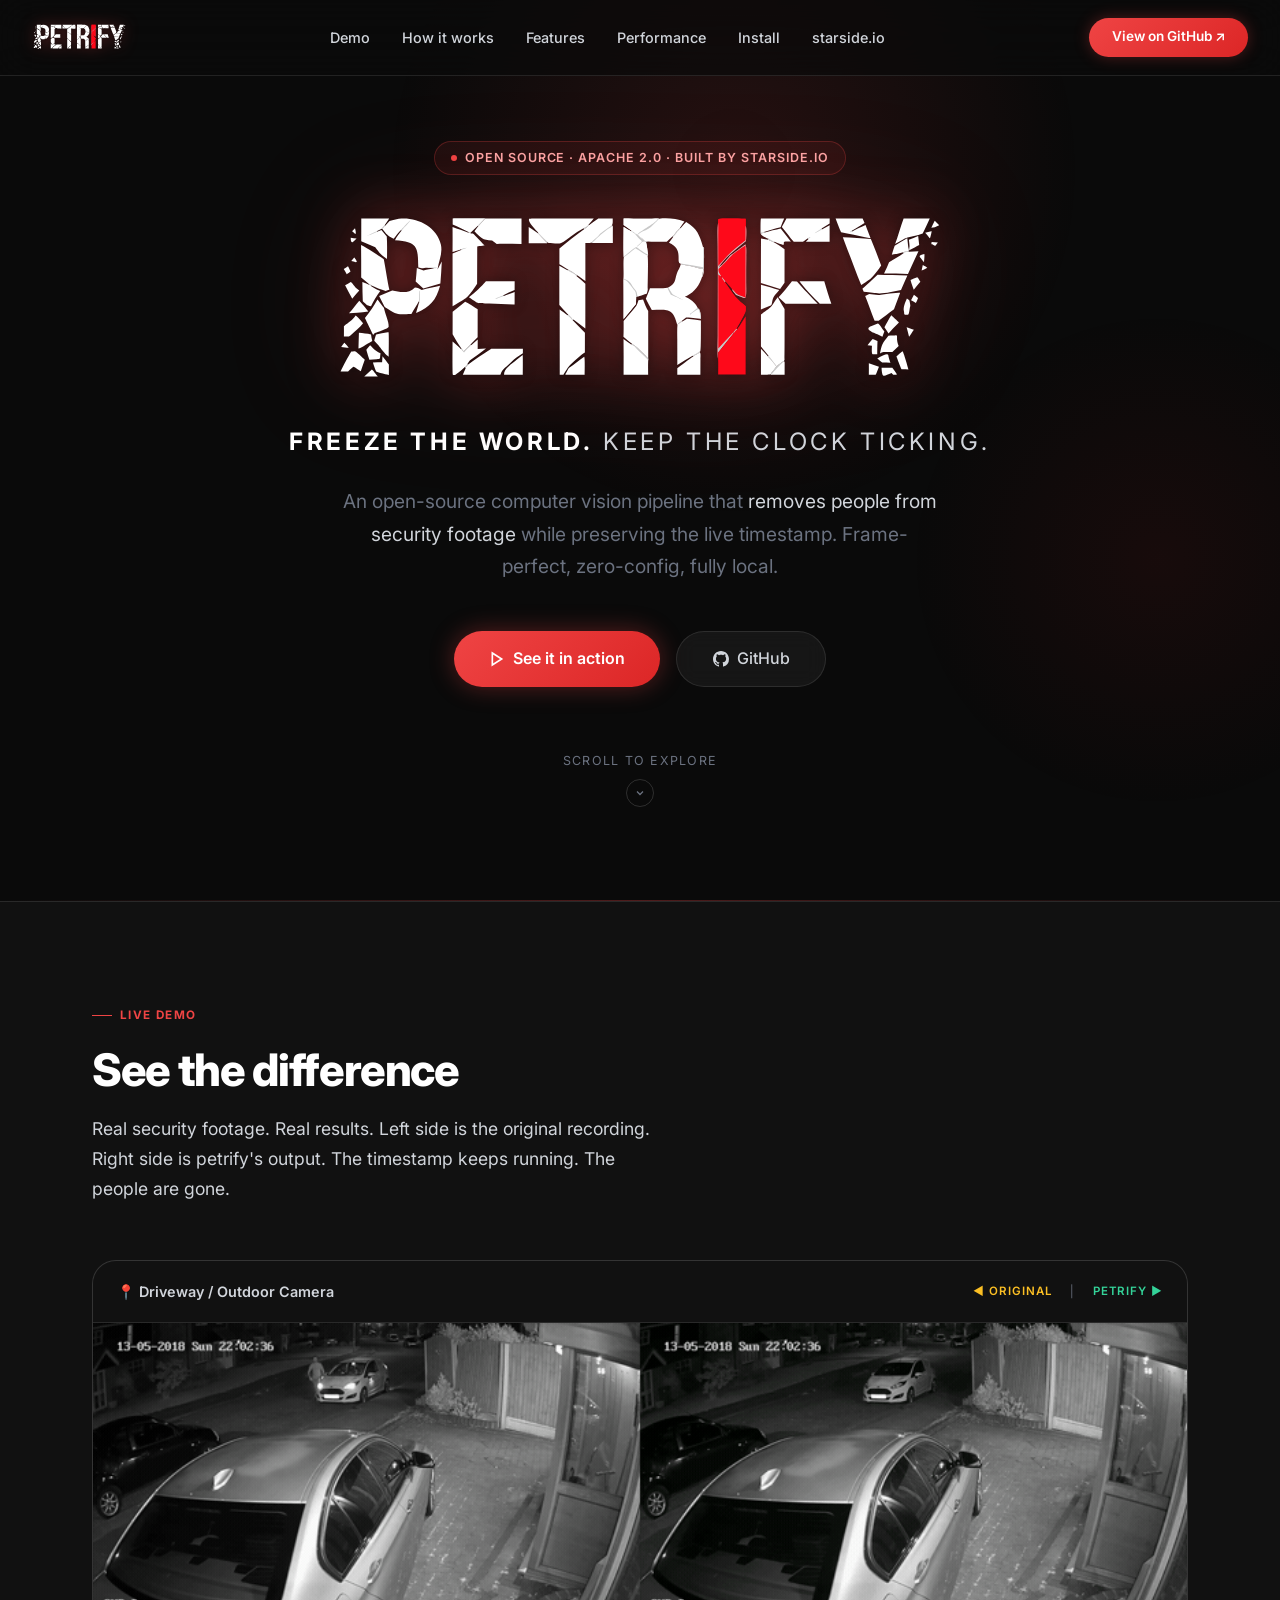
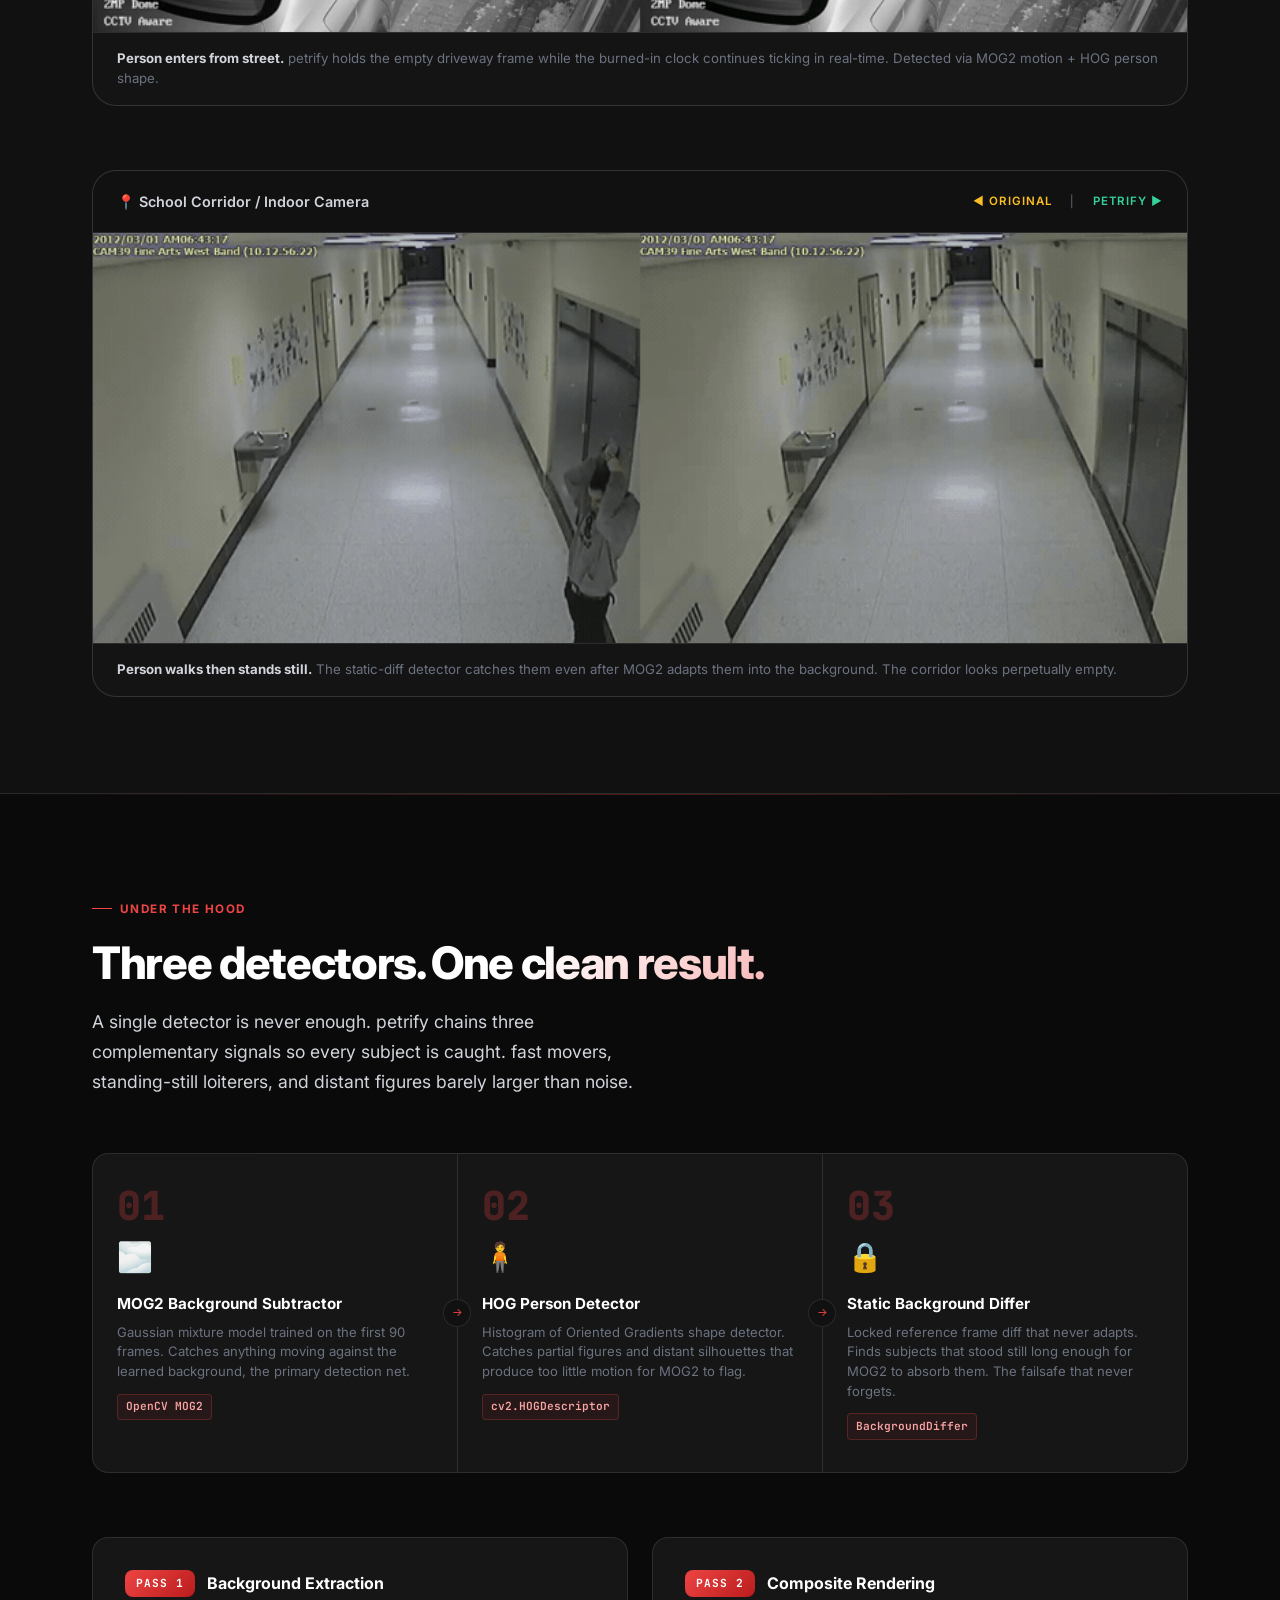
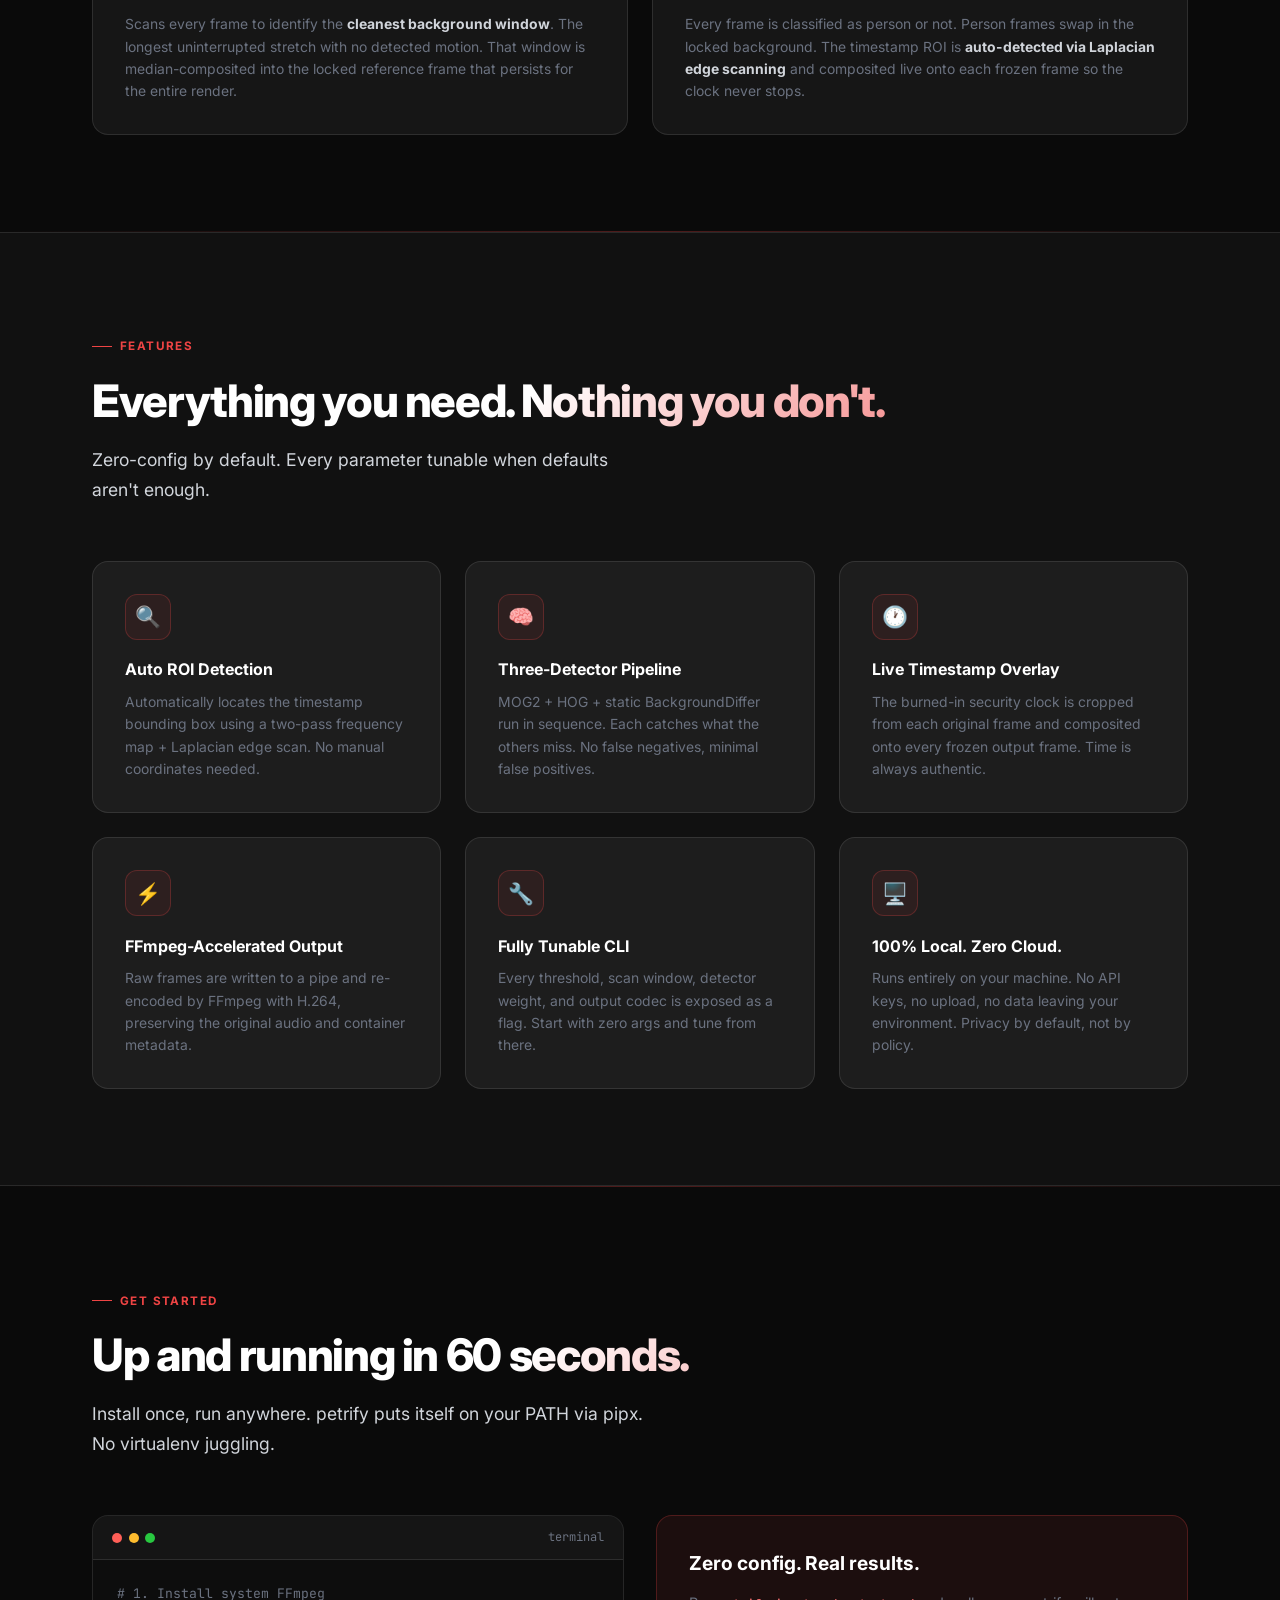
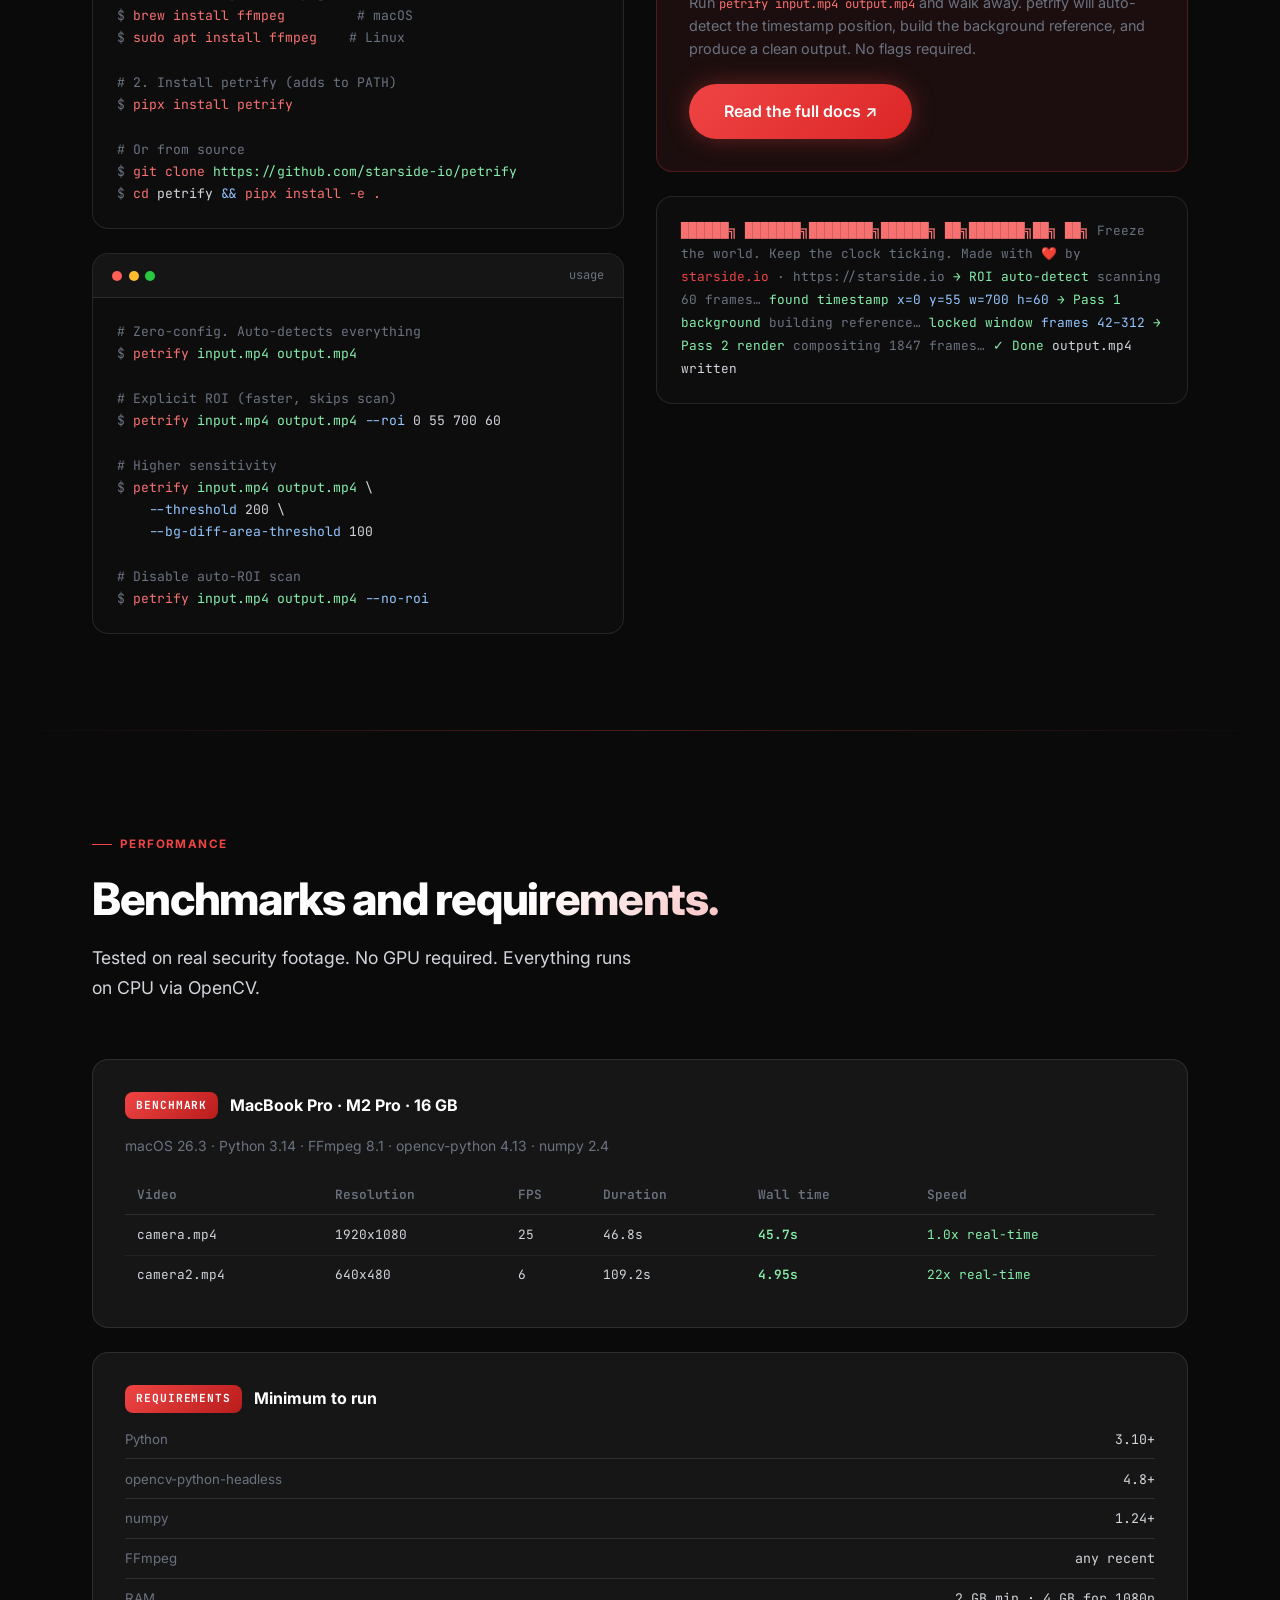
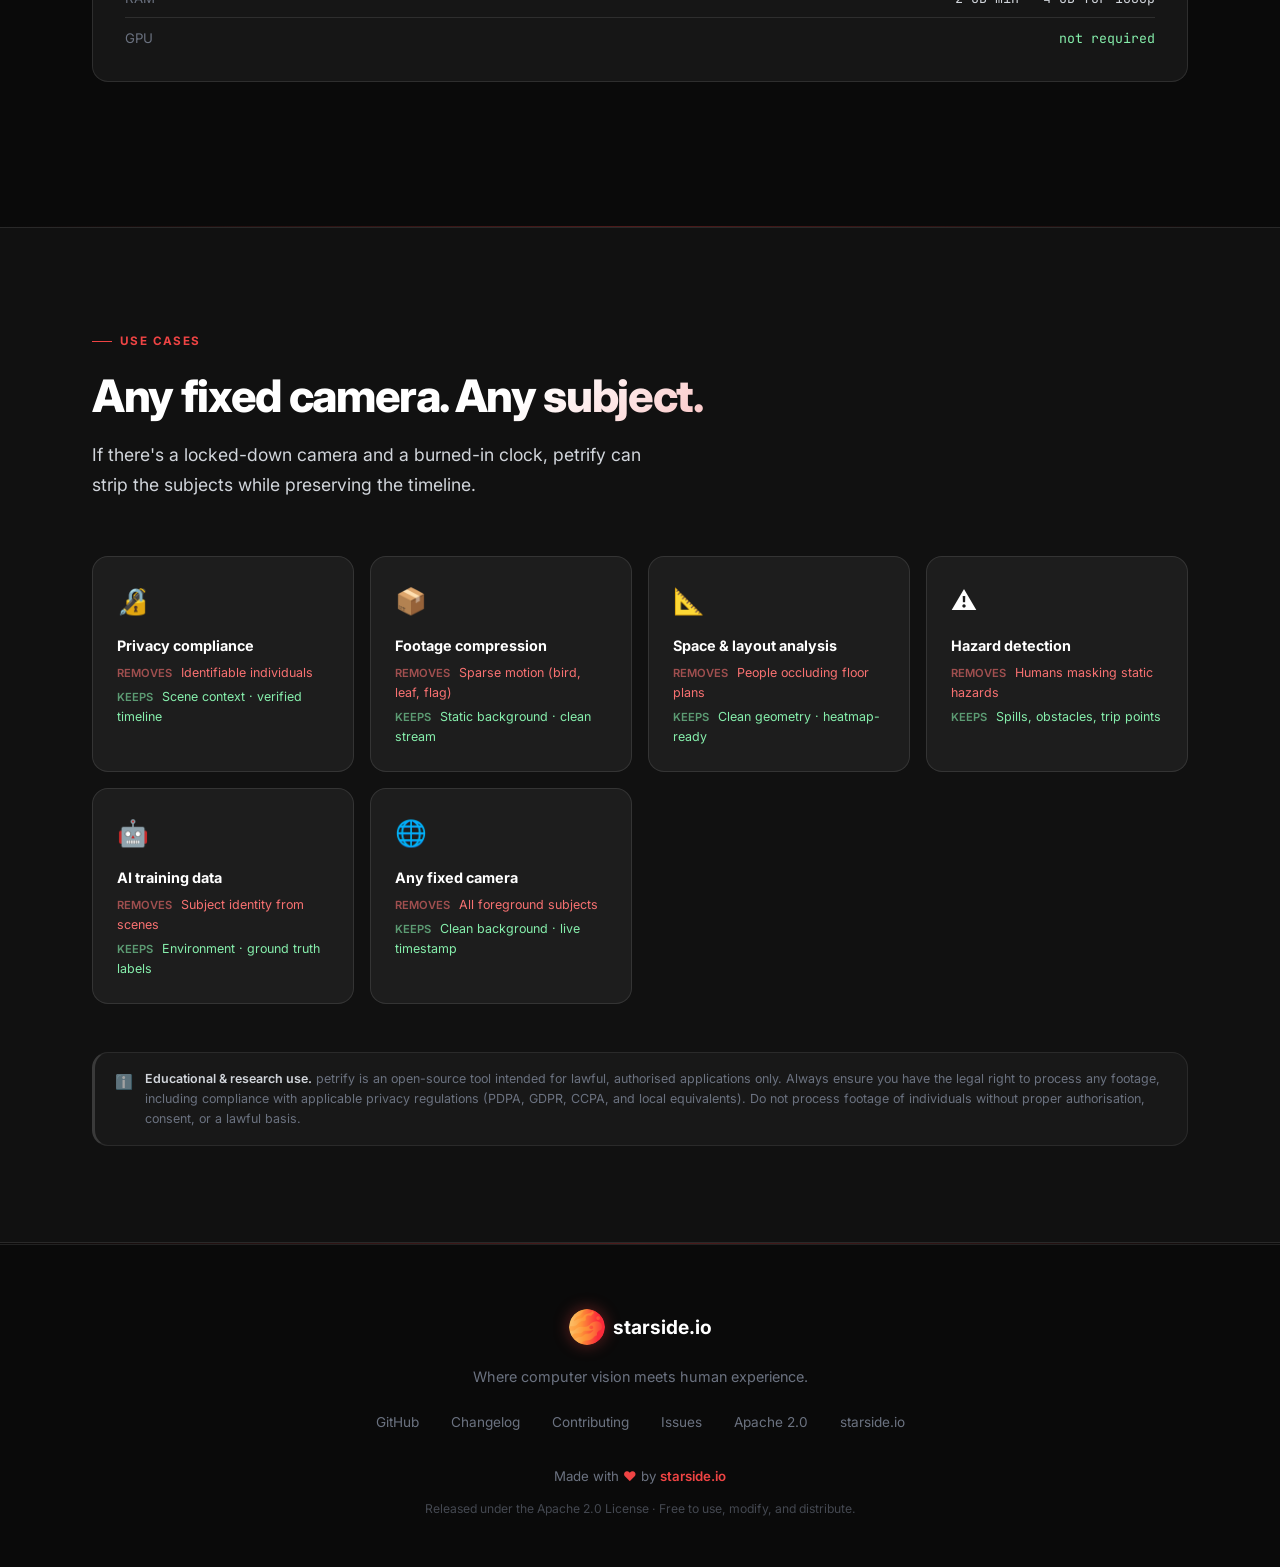
<file: docs/index.html>
<!DOCTYPE html>
<html lang="en">
<head>
  <meta charset="UTF-8" />
  <meta name="viewport" content="width=device-width, initial-scale=1.0" />
  <title>petrify. Freeze the world. Keep the clock ticking.</title>
  <meta name="description" content="Petrify removes people from security footage while preserving the live timestamp. Built by starside.io." />
  <meta property="og:title" content="Petrify. Freeze the world. Keep the clock ticking." />
  <meta property="og:description" content="Open-source computer vision pipeline that removes people from security footage while preserving the live timestamp." />
  <meta property="og:image" content="demo_camera1.gif" />
  <link rel="icon" type="image/png" href="starside.png" />
  <link rel="preconnect" href="https://fonts.googleapis.com" />
  <link href="https://fonts.googleapis.com/css2?family=Inter:wght@300;400;500;600;700;800;900&family=JetBrains+Mono:wght@400;600&display=swap" rel="stylesheet" />

  <style>
    /* ── Reset & Base ── */
    *, *::before, *::after { box-sizing: border-box; margin: 0; padding: 0; }

    :root {
      --red:        #ef4444;
      --red-dark:   #dc2626;
      --red-deep:   #b91c1c;
      --bg:         #0a0a0a;
      --bg2:        #111111;
      --bg3:        #181818;
      --white:      #ffffff;
      --gray:       #d1d5db;
      --gray-dim:   #6b7280;
      --glass:      rgba(255,255,255,0.05);
      --glass-border: rgba(255,255,255,0.10);
      --red-glass:  rgba(239,68,68,0.08);
      --red-border: rgba(239,68,68,0.25);
      --radius:     16px;
      --radius-lg:  24px;
      --max-w:      1160px;
    }

    html { scroll-behavior: smooth; }

    body {
      font-family: 'Inter', -apple-system, BlinkMacSystemFont, sans-serif;
      background: var(--bg);
      color: var(--white);
      line-height: 1.6;
      overflow-x: hidden;
    }

    /* ── Stars ── */
    .stars {
      position: fixed; inset: 0; pointer-events: none; z-index: 0;
      overflow: hidden;
    }
    .star {
      position: absolute;
      border-radius: 50%;
      background: white;
      animation: twinkle var(--d, 3s) ease-in-out infinite;
      animation-delay: var(--delay, 0s);
      opacity: 0;
    }
    @keyframes twinkle {
      0%, 100% { opacity: 0; transform: scale(1); }
      50%       { opacity: var(--max-op, 0.7); transform: scale(1.3); }
    }

    /* ── Ambient background glow ── */
    .ambient {
      position: fixed; inset: 0; pointer-events: none; z-index: 0;
    }
    .ambient::before {
      content: '';
      position: absolute;
      top: -20%; left: 30%;
      width: 700px; height: 700px;
      background: radial-gradient(circle, rgba(239,68,68,0.12) 0%, transparent 70%);
      animation: drift 20s ease-in-out infinite alternate;
    }
    .ambient::after {
      content: '';
      position: absolute;
      bottom: 10%; right: -10%;
      width: 500px; height: 500px;
      background: radial-gradient(circle, rgba(185,28,28,0.08) 0%, transparent 70%);
      animation: drift 16s ease-in-out infinite alternate-reverse;
    }
    @keyframes drift {
      from { transform: translate(0,0) scale(1); }
      to   { transform: translate(-60px, 40px) scale(1.15); }
    }

    /* ── Layout ── */
    .container { max-width: var(--max-w); margin: 0 auto; padding: 0 2rem; position: relative; z-index: 1; }

    /* ── NAV ── */
    nav {
      position: fixed; top: 0; left: 0; right: 0; z-index: 100;
      padding: 1.1rem 2rem;
      display: flex; align-items: center; justify-content: space-between;
      background: rgba(10,10,10,0.7);
      backdrop-filter: blur(20px);
      border-bottom: 1px solid var(--glass-border);
      transition: background 0.3s;
    }
    .nav-logo {
      display: flex; align-items: center; gap: 0.65rem;
      text-decoration: none; color: var(--white);
    }
    .nav-logo-icon { display: none; }
    .nav-logo-svg {
      height: 28px; width: auto;
      filter: drop-shadow(0 0 8px rgba(239,68,68,0.35));
      flex-shrink: 0;
    }
    .nav-logo-text { display: none; }
    .nav-links { display: flex; align-items: center; gap: 2rem; }
    .nav-links a {
      color: var(--gray); text-decoration: none; font-size: 0.9rem; font-weight: 500;
      transition: color 0.2s;
    }
    .nav-links a:hover { color: var(--white); }
    .nav-cta {
      background: linear-gradient(135deg, var(--red), var(--red-dark));
      color: white; text-decoration: none;
      padding: 0.55rem 1.4rem; border-radius: 50px;
      font-size: 0.85rem; font-weight: 600;
      transition: transform 0.2s, box-shadow 0.2s;
      box-shadow: 0 0 16px rgba(239,68,68,0.3);
      white-space: nowrap; flex-shrink: 0;
    }
    .nav-cta:hover { transform: translateY(-2px); box-shadow: 0 4px 24px rgba(239,68,68,0.45); }
    .nav-cta-short { display: none; }  /* mobile short label */

    /* ── HERO ── */
    #hero {
      min-height: 100vh;
      display: flex; flex-direction: column; align-items: center; justify-content: center;
      text-align: center;
      padding: 8rem 2rem 5rem;
      position: relative;
    }

    .hero-eyebrow {
      display: inline-flex; align-items: center; gap: 0.5rem;
      background: var(--red-glass);
      border: 1px solid var(--red-border);
      border-radius: 50px;
      padding: 0.4rem 1rem;
      font-size: 0.78rem; font-weight: 600; letter-spacing: 0.08em; text-transform: uppercase;
      color: #fca5a5;
      margin-bottom: 2rem;
    }
    .hero-eyebrow-dot {
      width: 6px; height: 6px; border-radius: 50%; background: var(--red);
      animation: pulse-dot 2s ease-in-out infinite;
    }
    @keyframes pulse-dot {
      0%,100% { box-shadow: 0 0 0 0 rgba(239,68,68,0.6); }
      50%      { box-shadow: 0 0 0 5px rgba(239,68,68,0); }
    }

    .hero-logo {
      width: clamp(260px, 55vw, 620px);
      height: auto;
      margin-bottom: 2rem;
      filter: drop-shadow(0 0 30px rgba(239,68,68,0.45)) drop-shadow(0 0 60px rgba(239,68,68,0.15));
      animation: glow-logo 3s ease-in-out infinite;
    }
    @keyframes glow-logo {
      0%,100% { filter: drop-shadow(0 0 20px rgba(239,68,68,0.35)) drop-shadow(0 0 50px rgba(239,68,68,0.1)); }
      50%      { filter: drop-shadow(0 0 40px rgba(239,68,68,0.6)) drop-shadow(0 0 80px rgba(239,68,68,0.25)); }
    }

    .hero-tagline {
      font-size: clamp(1.1rem, 2.5vw, 1.5rem);
      font-weight: 400; color: var(--gray);
      letter-spacing: 0.15em; text-transform: uppercase;
      margin-bottom: 1.5rem;
    }
    .hero-tagline strong { color: var(--white); font-weight: 700; }

    .hero-sub {
      max-width: 600px;
      font-size: clamp(1rem, 2vw, 1.2rem);
      color: var(--gray-dim);
      line-height: 1.7;
      margin-bottom: 3rem;
    }
    .hero-sub em { color: var(--gray); font-style: normal; }

    .hero-actions { display: flex; gap: 1rem; flex-wrap: wrap; justify-content: center; margin-bottom: 4rem; }

    .btn-primary {
      display: inline-flex; align-items: center; gap: 0.5rem;
      background: linear-gradient(135deg, var(--red), var(--red-dark));
      color: white; text-decoration: none;
      padding: 0.9rem 2.2rem; border-radius: 50px;
      font-size: 1rem; font-weight: 600;
      box-shadow: 0 0 24px rgba(239,68,68,0.35);
      transition: transform 0.2s, box-shadow 0.2s;
      position: relative; overflow: hidden;
    }
    .btn-primary::after {
      content: '';
      position: absolute; inset: 0;
      background: linear-gradient(45deg, transparent 40%, rgba(255,255,255,0.15) 50%, transparent 60%);
      transform: translateX(-100%);
      transition: transform 0s;
    }
    .btn-primary:hover::after { transform: translateX(200%); transition: transform 0.5s ease; }
    .btn-primary:hover { transform: translateY(-3px); box-shadow: 0 8px 32px rgba(239,68,68,0.5); }

    .btn-ghost {
      display: inline-flex; align-items: center; gap: 0.5rem;
      background: var(--glass);
      border: 1px solid var(--glass-border);
      color: var(--gray); text-decoration: none;
      padding: 0.9rem 2.2rem; border-radius: 50px;
      font-size: 1rem; font-weight: 500;
      backdrop-filter: blur(10px);
      transition: all 0.2s;
    }
    .btn-ghost:hover { background: rgba(255,255,255,0.1); color: var(--white); transform: translateY(-3px); }

    /* scroll indicator */
    .scroll-hint {
      display: flex; flex-direction: column; align-items: center; gap: 0.5rem;
      color: var(--gray-dim); font-size: 0.78rem; letter-spacing: 0.1em; text-transform: uppercase;
    }
    .scroll-arrow {
      width: 28px; height: 28px; border-radius: 50%;
      border: 1px solid rgba(255,255,255,0.15);
      display: flex; align-items: center; justify-content: center;
      animation: bounce 2s ease-in-out infinite;
    }
    .scroll-arrow svg { width: 12px; height: 12px; stroke: var(--gray-dim); }
    @keyframes bounce {
      0%,100% { transform: translateY(0); }
      50%      { transform: translateY(6px); }
    }

    /* ── SECTION COMMON ── */
    section { padding: 6rem 0; position: relative; z-index: 1; }
    .section-label {
      display: inline-flex; align-items: center; gap: 0.5rem;
      font-size: 0.73rem; font-weight: 700; letter-spacing: 0.12em; text-transform: uppercase;
      color: var(--red); margin-bottom: 1.2rem;
    }
    .section-label::before {
      content: ''; display: block; width: 20px; height: 1px; background: var(--red);
    }
    h2 {
      font-size: clamp(1.8rem, 3.5vw, 2.8rem);
      font-weight: 800; letter-spacing: -0.03em; line-height: 1.2;
      margin-bottom: 1rem;
    }
    .gradient-text {
      background: linear-gradient(135deg, #fff 40%, var(--red) 100%);
      -webkit-background-clip: text; -webkit-text-fill-color: transparent;
      background-clip: text;
    }
    .section-intro {
      font-size: 1.1rem; color: var(--gray); max-width: 560px; line-height: 1.7;
      margin-bottom: 3.5rem;
    }

    /* ── DEMO section ── */
    #demo { background: var(--bg2); border-top: 1px solid var(--glass-border); border-bottom: 1px solid var(--glass-border); }

    .demo-grid { display: flex; flex-direction: column; gap: 4rem; }

    .demo-card {
      background: var(--glass);
      border: 1px solid var(--glass-border);
      border-radius: var(--radius-lg);
      overflow: hidden;
      position: relative;
      transition: transform 0.3s, box-shadow 0.3s;
    }
    .demo-card:hover {
      transform: translateY(-4px);
      box-shadow: 0 20px 60px rgba(0,0,0,0.5), 0 0 40px rgba(239,68,68,0.1);
    }
    .demo-card-header {
      display: flex; align-items: center; justify-content: space-between;
      padding: 1.2rem 1.5rem;
      background: rgba(0,0,0,0.4);
      border-bottom: 1px solid var(--glass-border);
    }
    .demo-card-title { font-weight: 600; font-size: 0.9rem; color: var(--gray); }
    .demo-labels {
      display: flex; gap: 1rem; font-size: 0.72rem; font-weight: 600;
      letter-spacing: 0.08em; text-transform: uppercase; color: var(--gray-dim);
    }
    .demo-labels .orig { color: #fbbf24; }
    .demo-labels .proc { color: #34d399; }
    .demo-separator { color: var(--gray-dim); }

    .demo-card-body { padding: 0; position: relative; }
    .demo-card-body img {
      width: 100%; display: block;
      image-rendering: auto;
    }
    .demo-card-footer {
      padding: 1rem 1.5rem;
      background: rgba(0,0,0,0.3);
      border-top: 1px solid var(--glass-border);
      font-size: 0.83rem; color: var(--gray-dim); line-height: 1.5;
    }
    .demo-card-footer strong { color: var(--gray); }

    .demo-divider {
      position: absolute; top: 0; bottom: 0;
      left: 50%; width: 1px;
      background: rgba(239,68,68,0.5);
      pointer-events: none; z-index: 2;
    }
    .demo-divider::before {
      content: '│';
      position: absolute; top: 50%; left: 50%;
      transform: translate(-50%, -50%);
      color: var(--red); font-size: 0;
    }

    /* ── HOW IT WORKS ── */
    #how { }

    .pipeline {
      display: flex; align-items: stretch; gap: 0;
      margin-bottom: 4rem;
      position: relative;
    }
    .pipeline-step {
      flex: 1;
      background: var(--glass);
      border: 1px solid var(--glass-border);
      border-radius: var(--radius);
      padding: 2rem 1.5rem;
      position: relative;
      transition: all 0.3s;
      cursor: default;
    }
    .pipeline-step:not(:last-child) {
      border-right: none;
      border-radius: var(--radius) 0 0 var(--radius);
    }
    .pipeline-step:not(:first-child):not(:last-child) {
      border-radius: 0;
    }
    .pipeline-step:last-child {
      border-radius: 0 var(--radius) var(--radius) 0;
    }
    .pipeline-step:hover {
      background: var(--red-glass);
      border-color: var(--red-border);
      z-index: 2;
    }
    .pipeline-arrow {
      position: absolute; right: -14px; top: 50%; transform: translateY(-50%);
      z-index: 3;
      width: 28px; height: 28px; border-radius: 50%;
      background: var(--bg2);
      border: 1px solid var(--glass-border);
      display: flex; align-items: center; justify-content: center;
      font-size: 0.7rem; color: var(--red);
    }
    .pipeline-num {
      font-size: 2.5rem; font-weight: 900; color: var(--red);
      font-family: 'JetBrains Mono', monospace;
      opacity: 0.25; line-height: 1; margin-bottom: 0.5rem;
    }
    .pipeline-icon { font-size: 1.8rem; margin-bottom: 0.75rem; }
    .pipeline-name { font-weight: 700; font-size: 0.95rem; margin-bottom: 0.4rem; }
    .pipeline-desc { font-size: 0.82rem; color: var(--gray-dim); line-height: 1.5; }
    .pipeline-tag {
      display: inline-block; margin-top: 0.75rem;
      background: var(--red-glass);
      border: 1px solid var(--red-border);
      border-radius: 4px;
      padding: 0.2rem 0.5rem;
      font-size: 0.7rem; font-weight: 600; color: #fca5a5;
      font-family: 'JetBrains Mono', monospace;
    }

    .passes-grid { display: grid; grid-template-columns: 1fr 1fr; gap: 1.5rem; }
    .pass-card {
      background: var(--glass);
      border: 1px solid var(--glass-border);
      border-radius: var(--radius);
      padding: 2rem;
      transition: all 0.3s;
    }
    .pass-card:hover { background: var(--red-glass); border-color: var(--red-border); transform: translateY(-4px); }
    .pass-card-header {
      display: flex; align-items: center; gap: 0.75rem; margin-bottom: 1rem;
    }
    .pass-badge {
      background: linear-gradient(135deg, var(--red), var(--red-deep));
      color: white; border-radius: 8px;
      padding: 0.3rem 0.7rem;
      font-size: 0.7rem; font-weight: 700; letter-spacing: 0.08em; text-transform: uppercase;
      font-family: 'JetBrains Mono', monospace;
    }
    .pass-name { font-weight: 700; font-size: 1rem; }
    .pass-desc { font-size: 0.87rem; color: var(--gray-dim); line-height: 1.6; }
    .pass-desc strong { color: var(--gray); }

    /* ── FEATURES ── */
    #features { background: var(--bg2); border-top: 1px solid var(--glass-border); border-bottom: 1px solid var(--glass-border); }

    .features-grid {
      display: grid; grid-template-columns: repeat(auto-fit, minmax(300px, 1fr));
      gap: 1.5rem;
    }
    .feature-card {
      background: var(--glass);
      border: 1px solid var(--glass-border);
      border-radius: var(--radius);
      padding: 2rem;
      transition: all 0.3s;
    }
    .feature-card:hover {
      background: var(--red-glass);
      border-color: var(--red-border);
      transform: translateY(-6px);
      box-shadow: 0 16px 40px rgba(0,0,0,0.4);
    }
    .feature-icon {
      width: 46px; height: 46px; border-radius: 12px;
      background: var(--red-glass);
      border: 1px solid var(--red-border);
      display: flex; align-items: center; justify-content: center;
      font-size: 1.3rem; margin-bottom: 1.1rem;
    }
    .feature-title { font-weight: 700; font-size: 1rem; margin-bottom: 0.5rem; }
    .feature-desc { font-size: 0.87rem; color: var(--gray-dim); line-height: 1.6; }

    /* ── INSTALL ── */
    #install { }

    .install-grid { display: grid; grid-template-columns: 1fr 1fr; gap: 2rem; align-items: start; min-width: 0; }
    /* grid children must opt in to shrinking below content size */
    .install-grid > * { min-width: 0; overflow: hidden; }
    .code-block {
      background: #0d0d0d;
      border: 1px solid var(--glass-border);
      border-radius: var(--radius);
      overflow: hidden;
      min-width: 0;
    }
    .code-block-header {
      display: flex; align-items: center; justify-content: space-between;
      padding: 0.75rem 1.2rem;
      background: rgba(255,255,255,0.03);
      border-bottom: 1px solid var(--glass-border);
    }
    .code-dots { display: flex; gap: 0.4rem; }
    .code-dot { width: 10px; height: 10px; border-radius: 50%; }
    .code-dot.r { background: #ff5f57; }
    .code-dot.y { background: #febc2e; }
    .code-dot.g { background: #28c840; }
    .code-file { font-size: 0.75rem; color: var(--gray-dim); font-family: 'JetBrains Mono', monospace; }
    .code-block pre {
      padding: 1.4rem 1.5rem;
      overflow-x: auto;
      font-family: 'JetBrains Mono', monospace;
      font-size: 0.82rem;
      line-height: 1.7;
      color: var(--gray);
      /* force pre to scroll rather than expand its parent */
      max-width: 100%;
      box-sizing: border-box;
    }

    .cli-demo { overflow-x: auto; max-width: 100%; }
    .c-comment { color: var(--gray-dim); }
    .c-cmd     { color: #f87171; }
    .c-flag    { color: #93c5fd; }
    .c-val     { color: #86efac; }
    .c-prompt  { color: var(--gray-dim); user-select: none; }

    .install-cta-box {
      background: var(--red-glass);
      border: 1px solid var(--red-border);
      border-radius: var(--radius);
      padding: 2rem;
    }
    .install-cta-box h3 { font-size: 1.2rem; font-weight: 700; margin-bottom: 0.75rem; }
    .install-cta-box p { font-size: 0.9rem; color: var(--gray-dim); line-height: 1.6; margin-bottom: 1.5rem; }

    .cli-demo {
      background: #0d0d0d;
      border: 1px solid var(--glass-border);
      border-radius: var(--radius);
      padding: 1.4rem 1.5rem;
      font-family: 'JetBrains Mono', monospace;
      font-size: 0.8rem;
      line-height: 1.8;
      color: var(--gray);
      margin-top: 1.5rem;
    }

    /* ── USE CASES ── */
    #usecases { background: var(--bg2); border-top: 1px solid var(--glass-border); border-bottom: 1px solid var(--glass-border); }

    .disclaimer {
      display: flex; align-items: flex-start; gap: 0.75rem;
      background: rgba(255,255,255,0.03);
      border: 1px solid rgba(255,255,255,0.08);
      border-left: 3px solid rgba(255,255,255,0.15);
      border-radius: var(--radius);
      padding: 1rem 1.25rem;
      margin-top: 3rem;
      font-size: 0.78rem; color: var(--gray-dim); line-height: 1.6;
    }
    .disclaimer-icon { font-size: 0.9rem; flex-shrink: 0; margin-top: 0.05rem; opacity: 0.6; }
    .disclaimer a { color: var(--gray-dim); text-decoration: underline; text-underline-offset: 2px; }
    .disclaimer a:hover { color: var(--gray); }

    .usecases-grid { display: grid; grid-template-columns: repeat(auto-fit, minmax(220px, 1fr)); gap: 1rem; }
    .usecase-card {
      background: var(--glass);
      border: 1px solid var(--glass-border);
      border-radius: var(--radius);
      padding: 1.5rem;
      transition: all 0.3s;
    }
    .usecase-card:hover {
      border-color: var(--red-border);
      background: var(--red-glass);
      transform: translateY(-4px);
    }
    .usecase-emoji { font-size: 1.6rem; margin-bottom: 0.75rem; }
    .usecase-title { font-weight: 700; font-size: 0.9rem; margin-bottom: 0.4rem; }
    .usecase-removes { font-size: 0.78rem; color: #f87171; margin-bottom: 0.25rem; }
    .usecase-keeps { font-size: 0.78rem; color: #86efac; }
    .usecase-label { display: inline-block; margin-right: 0.3rem; opacity: 0.6; font-size: 0.7rem; text-transform: uppercase; font-weight: 600; }

    /* ── FOOTER ── */
    footer {
      padding: 4rem 2rem 3rem;
      text-align: center;
      border-top: 1px solid var(--glass-border);
      position: relative; z-index: 1;
    }
    .footer-logo {
      display: inline-flex; align-items: center; gap: 0.5rem;
      text-decoration: none; color: var(--white);
      margin-bottom: 1.25rem;
    }
    .footer-logo-icon {
      width: 36px; height: 36px; border-radius: 50%;
      box-shadow: 0 0 16px rgba(239,68,68,0.4);
      overflow: hidden; flex-shrink: 0;
    }
    .footer-logo-icon img { width: 100%; height: 100%; object-fit: cover; display: block; }
    .footer-logo-text { font-weight: 700; font-size: 1.2rem; }
    .footer-tagline { font-size: 0.9rem; color: var(--gray-dim); margin-bottom: 1.5rem; }
    .footer-links { display: flex; gap: 2rem; justify-content: center; margin-bottom: 2rem; flex-wrap: wrap; }
    .footer-links a { color: var(--gray-dim); text-decoration: none; font-size: 0.85rem; transition: color 0.2s; }
    .footer-links a:hover { color: var(--red); }
    .footer-love {
      font-size: 0.83rem; color: var(--gray-dim);
    }
    .footer-love a { color: var(--red); text-decoration: none; font-weight: 600; }
    .footer-love a:hover { text-decoration: underline; }
    .footer-love .heart { color: var(--red); animation: heartbeat 1.5s ease-in-out infinite; display: inline-block; }
    @keyframes heartbeat {
      0%,100% { transform: scale(1); }
      14%      { transform: scale(1.25); }
      28%      { transform: scale(1); }
      42%      { transform: scale(1.15); }
    }
    .footer-apache { margin-top: 0.75rem; font-size: 0.76rem; color: var(--gray-dim); opacity: 0.6; }

    /* ── Divider ── */
    .divider {
      height: 1px;
      background: linear-gradient(90deg, transparent, rgba(239,68,68,0.3), transparent);
      margin: 0;
    }

    /* ── Scroll animations ── */
    .reveal {
      opacity: 0; transform: translateY(30px);
      transition: opacity 0.7s ease, transform 0.7s ease;
    }
    .reveal.visible { opacity: 1; transform: translateY(0); }
    .reveal-delay-1 { transition-delay: 0.1s; }
    .reveal-delay-2 { transition-delay: 0.2s; }
    .reveal-delay-3 { transition-delay: 0.3s; }
    .reveal-delay-4 { transition-delay: 0.4s; }

    /* ── Responsive ── */
    @media (max-width: 768px) {
      /* Nav: hide links, show short GitHub label */
      nav { padding: 0.85rem 1rem; gap: 0.5rem; }
      .nav-links { display: none; }
      .nav-cta { padding: 0.45rem 1rem; font-size: 0.8rem; }
      .nav-cta-full { display: none; }
      .nav-cta-short { display: inline; }

      /* Containers */
      .container { padding: 0 1rem; }

      /* Hero */
      #hero { padding: 6rem 1rem 3rem; }
      .hero-sub { font-size: 0.95rem; }
      .hero-actions { gap: 0.75rem; }
      .btn-primary, .btn-ghost { padding: 0.75rem 1.5rem; font-size: 0.9rem; }

      /* Sections */
      section { padding: 3.5rem 0; }

      /* Demo card header: stack on mobile */
      .demo-card-header { flex-direction: column; align-items: flex-start; gap: 0.5rem; }

      /* Pipeline: vertical stack with full borders */
      .pipeline { flex-direction: column; gap: 1rem; }
      .pipeline-step {
        border-radius: var(--radius) !important;
        border: 1px solid var(--glass-border) !important;
      }
      .pipeline-arrow { display: none; }

      /* Grids: single column */
      .passes-grid { grid-template-columns: 1fr; gap: 1rem; }
      .features-grid { grid-template-columns: 1fr; gap: 1rem; }
      .usecases-grid { grid-template-columns: 1fr 1fr; gap: 0.75rem; }
      .install-grid { grid-template-columns: 1fr; }

      /* Code blocks: smaller font to prevent overflow */
      .code-block pre { font-size: 0.72rem; padding: 1rem; overflow-x: auto; }
      .cli-demo { font-size: 0.68rem; padding: 1rem; overflow-x: auto; }

      /* Footer links: tighter gap */
      .footer-links { gap: 1rem; }
    }

    @media (max-width: 480px) {
.usecases-grid { grid-template-columns: 1fr; }
      nav { padding: 0.75rem 0.85rem; }
      .nav-logo-text { font-size: 0.95rem; }
    }
  </style>
</head>
<body>

<!-- Stars -->
<div class="stars" id="stars"></div>
<!-- Ambient -->
<div class="ambient"></div>

<!-- NAV -->
<nav>
  <a href="#" class="nav-logo">
    <img src="logo.svg" alt="petrify" class="nav-logo-svg" />
  </a>
  <div class="nav-links">
    <a href="#demo">Demo</a>
    <a href="#how">How it works</a>
    <a href="#features">Features</a>
    <a href="#performance">Performance</a>
    <a href="#install">Install</a>
    <a href="https://starside.io" target="_blank">starside.io</a>
  </div>
  <a href="https://github.com/starside-io/petrify" target="_blank" class="nav-cta">
    <span class="nav-cta-full">View on GitHub ↗</span>
    <span class="nav-cta-short">GitHub ↗</span>
  </a>
</nav>

<!-- HERO -->
<section id="hero">
  <div class="container" style="display:flex;flex-direction:column;align-items:center;">

    <div class="hero-eyebrow">
      <span class="hero-eyebrow-dot"></span>
      Open Source · Apache 2.0 · Built by starside.io
    </div>

    <img src="logo.svg" alt="petrify" class="hero-logo" />

    <p class="hero-tagline"><strong>Freeze the world.</strong> Keep the clock ticking.</p>

    <p class="hero-sub">
      An open-source computer vision pipeline that <em>removes people from security footage</em>
      while preserving the live timestamp. Frame-perfect, zero-config, fully local.
    </p>

    <div class="hero-actions">
      <a href="#demo" class="btn-primary">
        <svg width="16" height="16" viewBox="0 0 24 24" fill="none" stroke="currentColor" stroke-width="2.5"><polygon points="5 3 19 12 5 21 5 3"/></svg>
        See it in action
      </a>
      <a href="https://github.com/starside-io/petrify" target="_blank" class="btn-ghost">
        <svg width="16" height="16" viewBox="0 0 24 24" fill="currentColor"><path d="M12 0C5.37 0 0 5.37 0 12c0 5.31 3.435 9.795 8.205 11.385.6.105.825-.255.825-.57 0-.285-.015-1.23-.015-2.235-3.015.555-3.795-.735-4.035-1.41-.135-.345-.72-1.41-1.23-1.695-.42-.225-1.02-.78-.015-.795.945-.015 1.62.87 1.845 1.23 1.08 1.815 2.805 1.305 3.495.99.105-.78.42-1.305.765-1.605-2.67-.3-5.46-1.335-5.46-5.925 0-1.305.465-2.385 1.23-3.225-.12-.3-.54-1.53.12-3.18 0 0 1.005-.315 3.3 1.23.96-.27 1.98-.405 3-.405s2.04.135 3 .405c2.295-1.56 3.3-1.23 3.3-1.23.66 1.65.24 2.88.12 3.18.765.84 1.23 1.905 1.23 3.225 0 4.605-2.805 5.625-5.475 5.925.435.375.81 1.095.81 2.22 0 1.605-.015 2.895-.015 3.3 0 .315.225.69.825.57A12.02 12.02 0 0 0 24 12c0-6.63-5.37-12-12-12z"/></svg>
        GitHub
      </a>
    </div>

    <div class="scroll-hint">
      <span>Scroll to explore</span>
      <div class="scroll-arrow">
        <svg viewBox="0 0 24 24" fill="none" stroke-width="2.5"><path d="M6 9l6 6 6-6"/></svg>
      </div>
    </div>

  </div>
</section>

<div class="divider"></div>

<!-- DEMO -->
<section id="demo">
  <div class="container">
    <div class="section-label">Live Demo</div>
    <h2 class="gradient-text">See the difference</h2>
    <p class="section-intro">
      Real security footage. Real results. Left side is the original recording. Right side is petrify's output.
      The timestamp keeps running. The people are gone.
    </p>

    <div class="demo-grid">

      <!-- Camera 1 -->
      <div class="demo-card reveal">
        <div class="demo-card-header">
          <span class="demo-card-title">📍 Driveway / Outdoor Camera</span>
          <div class="demo-labels">
            <span class="orig">◀ Original</span>
            <span class="demo-separator">│</span>
            <span class="proc">petrify ▶</span>
          </div>
        </div>
        <div class="demo-card-body">
          <img src="demo_camera1.gif" alt="Driveway camera: person removed, timestamp preserved" loading="lazy" />
        </div>
        <div class="demo-card-footer">
          <strong>Person enters from street.</strong> petrify holds the empty driveway frame while the burned-in clock
          continues ticking in real-time. Detected via MOG2 motion + HOG person shape.
        </div>
      </div>

      <!-- Camera 2 -->
      <div class="demo-card reveal reveal-delay-1">
        <div class="demo-card-header">
          <span class="demo-card-title">📍 School Corridor / Indoor Camera</span>
          <div class="demo-labels">
            <span class="orig">◀ Original</span>
            <span class="demo-separator">│</span>
            <span class="proc">petrify ▶</span>
          </div>
        </div>
        <div class="demo-card-body">
          <img src="demo_camera2.gif" alt="School corridor: standing person removed, timestamp preserved" loading="lazy" />
        </div>
        <div class="demo-card-footer">
          <strong>Person walks then stands still.</strong> The static-diff detector catches them even after MOG2
          adapts them into the background. The corridor looks perpetually empty.
        </div>
      </div>

    </div>
  </div>
</section>

<div class="divider"></div>

<!-- HOW IT WORKS -->
<section id="how">
  <div class="container">
    <div class="section-label">Under the hood</div>
    <h2 class="gradient-text">Three detectors. One clean result.</h2>
    <p class="section-intro">
      A single detector is never enough. petrify chains three complementary signals so every subject is caught.
      fast movers, standing-still loiterers, and distant figures barely larger than noise.
    </p>

    <div class="pipeline reveal">
      <div class="pipeline-step">
        <div class="pipeline-arrow">→</div>
        <div class="pipeline-num">01</div>
        <div class="pipeline-icon">🌫️</div>
        <div class="pipeline-name">MOG2 Background Subtractor</div>
        <div class="pipeline-desc">Gaussian mixture model trained on the first 90 frames. Catches anything moving against the learned background, the primary detection net.</div>
        <span class="pipeline-tag">OpenCV MOG2</span>
      </div>
      <div class="pipeline-step">
        <div class="pipeline-arrow">→</div>
        <div class="pipeline-num">02</div>
        <div class="pipeline-icon">🧍</div>
        <div class="pipeline-name">HOG Person Detector</div>
        <div class="pipeline-desc">Histogram of Oriented Gradients shape detector. Catches partial figures and distant silhouettes that produce too little motion for MOG2 to flag.</div>
        <span class="pipeline-tag">cv2.HOGDescriptor</span>
      </div>
      <div class="pipeline-step">
        <div class="pipeline-num">03</div>
        <div class="pipeline-icon">🔒</div>
        <div class="pipeline-name">Static Background Differ</div>
        <div class="pipeline-desc">Locked reference frame diff that never adapts. Finds subjects that stood still long enough for MOG2 to absorb them. The failsafe that never forgets.</div>
        <span class="pipeline-tag">BackgroundDiffer</span>
      </div>
    </div>

    <div class="passes-grid reveal">
      <div class="pass-card">
        <div class="pass-card-header">
          <span class="pass-badge">Pass 1</span>
          <span class="pass-name">Background Extraction</span>
        </div>
        <p class="pass-desc">
          Scans every frame to identify the <strong>cleanest background window</strong>.
          The longest uninterrupted stretch with no detected motion. That window is median-composited
          into the locked reference frame that persists for the entire render.
        </p>
      </div>
      <div class="pass-card">
        <div class="pass-card-header">
          <span class="pass-badge">Pass 2</span>
          <span class="pass-name">Composite Rendering</span>
        </div>
        <p class="pass-desc">
          Every frame is classified as person or not. Person frames swap in the locked background.
          The timestamp ROI is <strong>auto-detected via Laplacian edge scanning</strong> and
          composited live onto each frozen frame so the clock never stops.
        </p>
      </div>
    </div>

  </div>
</section>

<div class="divider"></div>

<!-- FEATURES -->
<section id="features">
  <div class="container">
    <div class="section-label">Features</div>
    <h2 class="gradient-text">Everything you need. Nothing you don't.</h2>
    <p class="section-intro">
      Zero-config by default. Every parameter tunable when defaults aren't enough.
    </p>

    <div class="features-grid">
      <div class="feature-card reveal">
        <div class="feature-icon">🔍</div>
        <div class="feature-title">Auto ROI Detection</div>
        <div class="feature-desc">Automatically locates the timestamp bounding box using a two-pass frequency map + Laplacian edge scan. No manual coordinates needed.</div>
      </div>
      <div class="feature-card reveal reveal-delay-1">
        <div class="feature-icon">🧠</div>
        <div class="feature-title">Three-Detector Pipeline</div>
        <div class="feature-desc">MOG2 + HOG + static BackgroundDiffer run in sequence. Each catches what the others miss. No false negatives, minimal false positives.</div>
      </div>
      <div class="feature-card reveal reveal-delay-2">
        <div class="feature-icon">🕐</div>
        <div class="feature-title">Live Timestamp Overlay</div>
        <div class="feature-desc">The burned-in security clock is cropped from each original frame and composited onto every frozen output frame. Time is always authentic.</div>
      </div>
      <div class="feature-card reveal reveal-delay-3">
        <div class="feature-icon">⚡</div>
        <div class="feature-title">FFmpeg-Accelerated Output</div>
        <div class="feature-desc">Raw frames are written to a pipe and re-encoded by FFmpeg with H.264, preserving the original audio and container metadata.</div>
      </div>
      <div class="feature-card reveal reveal-delay-1">
        <div class="feature-icon">🔧</div>
        <div class="feature-title">Fully Tunable CLI</div>
        <div class="feature-desc">Every threshold, scan window, detector weight, and output codec is exposed as a flag. Start with zero args and tune from there.</div>
      </div>
      <div class="feature-card reveal reveal-delay-2">
        <div class="feature-icon">🖥️</div>
        <div class="feature-title">100% Local. Zero Cloud.</div>
        <div class="feature-desc">Runs entirely on your machine. No API keys, no upload, no data leaving your environment. Privacy by default, not by policy.</div>
      </div>
    </div>
  </div>
</section>

<div class="divider"></div>

<!-- INSTALL -->
<section id="install">
  <div class="container">
    <div class="section-label">Get started</div>
    <h2 class="gradient-text">Up and running in 60 seconds.</h2>
    <p class="section-intro">
      Install once, run anywhere. petrify puts itself on your PATH via pipx. No virtualenv juggling.
    </p>

    <div class="install-grid reveal">

      <div>
        <div class="code-block" style="margin-bottom:1.5rem">
          <div class="code-block-header">
            <div class="code-dots"><div class="code-dot r"></div><div class="code-dot y"></div><div class="code-dot g"></div></div>
            <span class="code-file">terminal</span>
          </div>
          <pre><span class="c-comment"># 1. Install system FFmpeg</span>
<span class="c-prompt">$ </span><span class="c-cmd">brew install ffmpeg</span>         <span class="c-comment"># macOS</span>
<span class="c-prompt">$ </span><span class="c-cmd">sudo apt install ffmpeg</span>    <span class="c-comment"># Linux</span>

<span class="c-comment"># 2. Install petrify (adds to PATH)</span>
<span class="c-prompt">$ </span><span class="c-cmd">pipx install petrify</span>

<span class="c-comment"># Or from source</span>
<span class="c-prompt">$ </span><span class="c-cmd">git clone</span> <span class="c-val">https://github.com/starside-io/petrify</span>
<span class="c-prompt">$ </span><span class="c-cmd">cd</span> petrify <span class="c-flag">&&</span> <span class="c-cmd">pipx install -e .</span></pre>
        </div>

        <div class="code-block">
          <div class="code-block-header">
            <div class="code-dots"><div class="code-dot r"></div><div class="code-dot y"></div><div class="code-dot g"></div></div>
            <span class="code-file">usage</span>
          </div>
          <pre><span class="c-comment"># Zero-config. Auto-detects everything</span>
<span class="c-prompt">$ </span><span class="c-cmd">petrify</span> <span class="c-val">input.mp4</span> <span class="c-val">output.mp4</span>

<span class="c-comment"># Explicit ROI (faster, skips scan)</span>
<span class="c-prompt">$ </span><span class="c-cmd">petrify</span> <span class="c-val">input.mp4</span> <span class="c-val">output.mp4</span> <span class="c-flag">--roi</span> 0 55 700 60

<span class="c-comment"># Higher sensitivity</span>
<span class="c-prompt">$ </span><span class="c-cmd">petrify</span> <span class="c-val">input.mp4</span> <span class="c-val">output.mp4</span> \
    <span class="c-flag">--threshold</span> 200 \
    <span class="c-flag">--bg-diff-area-threshold</span> 100

<span class="c-comment"># Disable auto-ROI scan</span>
<span class="c-prompt">$ </span><span class="c-cmd">petrify</span> <span class="c-val">input.mp4</span> <span class="c-val">output.mp4</span> <span class="c-flag">--no-roi</span></pre>
        </div>
      </div>

      <div>
        <div class="install-cta-box">
          <h3>Zero config. Real results.</h3>
          <p>
            Run <code style="color:#f87171;font-family:'JetBrains Mono',monospace;font-size:0.85em">petrify input.mp4 output.mp4</code> and walk away.
            petrify will auto-detect the timestamp position, build the background reference,
            and produce a clean output. No flags required.
          </p>
          <a href="https://github.com/starside-io/petrify" target="_blank" class="btn-primary" style="display:inline-flex">
            Read the full docs ↗
          </a>
        </div>

        <div class="cli-demo">
<span style="color:#f87171">██████╗ ███████╗████████╗██████╗ ██╗███████╗██╗  ██╗</span>
<span style="color:var(--gray-dim)">  Freeze the world. Keep the clock ticking.</span>
<span style="color:var(--gray-dim)">  Made with ❤️  by <a href="https://starside.io" target="_blank" style="color:var(--red);text-decoration:none">starside.io</a>  ·  https://starside.io</span>

<span style="color:#86efac">→ ROI auto-detect     </span><span style="color:var(--gray-dim)">scanning 60 frames…</span>
<span style="color:#86efac">  found timestamp      </span><span style="color:#93c5fd">x=0 y=55 w=700 h=60</span>
<span style="color:#86efac">→ Pass 1 background   </span><span style="color:var(--gray-dim)">building reference…</span>
<span style="color:#86efac">  locked window        </span><span style="color:#93c5fd">frames 42–312</span>
<span style="color:#86efac">→ Pass 2 render       </span><span style="color:var(--gray-dim)">compositing 1847 frames…</span>
<span style="color:#86efac">✓ Done                </span><span style="color:var(--gray)">output.mp4 written</span>
        </div>
      </div>

    </div>
  </div>
</section>

<div class="divider"></div>

<!-- PERFORMANCE -->
<section id="performance">
  <div class="container">
    <div class="section-label">Performance</div>
    <h2 class="gradient-text">Benchmarks and requirements.</h2>
    <p class="section-intro">
      Tested on real security footage. No GPU required. Everything runs on CPU via OpenCV.
    </p>

    <div class="reveal" style="margin-bottom:3rem;display:flex;flex-direction:column;gap:1.5rem">
      <div class="pass-card">
        <div class="pass-card-header">
          <span class="pass-badge">Benchmark</span>
          <span class="pass-name">MacBook Pro · M2 Pro · 16 GB</span>
        </div>
        <p class="pass-desc" style="margin-bottom:1.25rem">
          macOS 26.3 · Python 3.14 · FFmpeg 8.1 · opencv-python 4.13 · numpy 2.4
        </p>
        <div style="overflow-x:auto">
          <table style="width:100%;border-collapse:collapse;font-size:0.8rem;font-family:'JetBrains Mono',monospace">
            <thead>
              <tr style="border-bottom:1px solid var(--glass-border)">
                <th style="text-align:left;padding:0.5rem 0.75rem;color:var(--gray-dim);font-weight:600">Video</th>
                <th style="text-align:left;padding:0.5rem 0.75rem;color:var(--gray-dim);font-weight:600">Resolution</th>
                <th style="text-align:left;padding:0.5rem 0.75rem;color:var(--gray-dim);font-weight:600">FPS</th>
                <th style="text-align:left;padding:0.5rem 0.75rem;color:var(--gray-dim);font-weight:600">Duration</th>
                <th style="text-align:left;padding:0.5rem 0.75rem;color:var(--gray-dim);font-weight:600">Wall time</th>
                <th style="text-align:left;padding:0.5rem 0.75rem;color:var(--gray-dim);font-weight:600">Speed</th>
              </tr>
            </thead>
            <tbody>
              <tr style="border-bottom:1px solid rgba(255,255,255,0.05)">
                <td style="padding:0.6rem 0.75rem;color:var(--gray)">camera.mp4</td>
                <td style="padding:0.6rem 0.75rem;color:var(--gray)">1920x1080</td>
                <td style="padding:0.6rem 0.75rem;color:var(--gray)">25</td>
                <td style="padding:0.6rem 0.75rem;color:var(--gray)">46.8s</td>
                <td style="padding:0.6rem 0.75rem;color:#86efac;font-weight:600">45.7s</td>
                <td style="padding:0.6rem 0.75rem;color:#86efac">1.0x real-time</td>
              </tr>
              <tr>
                <td style="padding:0.6rem 0.75rem;color:var(--gray)">camera2.mp4</td>
                <td style="padding:0.6rem 0.75rem;color:var(--gray)">640x480</td>
                <td style="padding:0.6rem 0.75rem;color:var(--gray)">6</td>
                <td style="padding:0.6rem 0.75rem;color:var(--gray)">109.2s</td>
                <td style="padding:0.6rem 0.75rem;color:#86efac;font-weight:600">4.95s</td>
                <td style="padding:0.6rem 0.75rem;color:#86efac">22x real-time</td>
              </tr>
            </tbody>
          </table>
        </div>
      </div>

      <div class="pass-card">
        <div class="pass-card-header">
          <span class="pass-badge">Requirements</span>
          <span class="pass-name">Minimum to run</span>
        </div>
        <div style="display:flex;flex-direction:column;gap:0.6rem;font-size:0.83rem">
          <div style="display:flex;justify-content:space-between;padding-bottom:0.5rem;border-bottom:1px solid var(--glass-border)">
            <span style="color:var(--gray-dim)">Python</span>
            <span style="color:var(--gray);font-family:'JetBrains Mono',monospace">3.10+</span>
          </div>
          <div style="display:flex;justify-content:space-between;padding-bottom:0.5rem;border-bottom:1px solid var(--glass-border)">
            <span style="color:var(--gray-dim)">opencv-python-headless</span>
            <span style="color:var(--gray);font-family:'JetBrains Mono',monospace">4.8+</span>
          </div>
          <div style="display:flex;justify-content:space-between;padding-bottom:0.5rem;border-bottom:1px solid var(--glass-border)">
            <span style="color:var(--gray-dim)">numpy</span>
            <span style="color:var(--gray);font-family:'JetBrains Mono',monospace">1.24+</span>
          </div>
          <div style="display:flex;justify-content:space-between;padding-bottom:0.5rem;border-bottom:1px solid var(--glass-border)">
            <span style="color:var(--gray-dim)">FFmpeg</span>
            <span style="color:var(--gray);font-family:'JetBrains Mono',monospace">any recent</span>
          </div>
          <div style="display:flex;justify-content:space-between;padding-bottom:0.5rem;border-bottom:1px solid var(--glass-border)">
            <span style="color:var(--gray-dim)">RAM</span>
            <span style="color:var(--gray);font-family:'JetBrains Mono',monospace">2 GB min · 4 GB for 1080p</span>
          </div>
          <div style="display:flex;justify-content:space-between">
            <span style="color:var(--gray-dim)">GPU</span>
            <span style="color:#86efac;font-family:'JetBrains Mono',monospace">not required</span>
          </div>
        </div>
      </div>
    </div>

  </div>
</section>

<div class="divider"></div>

<!-- USE CASES -->
<section id="usecases">
  <div class="container">
    <div class="section-label">Use cases</div>
    <h2 class="gradient-text">Any fixed camera. Any subject.</h2>
    <p class="section-intro">
      If there's a locked-down camera and a burned-in clock, petrify can strip the subjects while preserving the timeline.
    </p>

    <div class="usecases-grid">
      <div class="usecase-card reveal">
        <div class="usecase-emoji">🔏</div>
        <div class="usecase-title">Privacy compliance</div>
        <div class="usecase-removes"><span class="usecase-label">removes</span> Identifiable individuals</div>
        <div class="usecase-keeps"><span class="usecase-label">keeps</span> Scene context · verified timeline</div>
      </div>
      <div class="usecase-card reveal reveal-delay-1">
        <div class="usecase-emoji">📦</div>
        <div class="usecase-title">Footage compression</div>
        <div class="usecase-removes"><span class="usecase-label">removes</span> Sparse motion (bird, leaf, flag)</div>
        <div class="usecase-keeps"><span class="usecase-label">keeps</span> Static background · clean stream</div>
      </div>
      <div class="usecase-card reveal reveal-delay-2">
        <div class="usecase-emoji">📐</div>
        <div class="usecase-title">Space &amp; layout analysis</div>
        <div class="usecase-removes"><span class="usecase-label">removes</span> People occluding floor plans</div>
        <div class="usecase-keeps"><span class="usecase-label">keeps</span> Clean geometry · heatmap-ready</div>
      </div>
      <div class="usecase-card reveal reveal-delay-3">
        <div class="usecase-emoji">⚠️</div>
        <div class="usecase-title">Hazard detection</div>
        <div class="usecase-removes"><span class="usecase-label">removes</span> Humans masking static hazards</div>
        <div class="usecase-keeps"><span class="usecase-label">keeps</span> Spills, obstacles, trip points</div>
      </div>
      <div class="usecase-card reveal">
        <div class="usecase-emoji">🤖</div>
        <div class="usecase-title">AI training data</div>
        <div class="usecase-removes"><span class="usecase-label">removes</span> Subject identity from scenes</div>
        <div class="usecase-keeps"><span class="usecase-label">keeps</span> Environment · ground truth labels</div>
      </div>
      <div class="usecase-card reveal reveal-delay-1">
        <div class="usecase-emoji">🌐</div>
        <div class="usecase-title">Any fixed camera</div>
        <div class="usecase-removes"><span class="usecase-label">removes</span> All foreground subjects</div>
        <div class="usecase-keeps"><span class="usecase-label">keeps</span> Clean background · live timestamp</div>
      </div>
    </div>

    <div class="disclaimer reveal">
      <span class="disclaimer-icon">ℹ️</span>
      <span>
        <strong style="color:var(--gray);font-weight:600">Educational &amp; research use.</strong>
        petrify is an open-source tool intended for lawful, authorised applications only.
        Always ensure you have the legal right to process any footage, including compliance with
        applicable privacy regulations (PDPA, GDPR, CCPA, and local equivalents).
        Do not process footage of individuals without proper authorisation, consent, or a lawful basis.
      </span>
    </div>
  </div>
</section>

<div class="divider"></div>

<!-- FOOTER -->
<footer>
  <a href="https://starside.io" target="_blank" class="footer-logo">
    <div class="footer-logo-icon"><img src="starside.png" alt="starside.io" /></div>
    <span class="footer-logo-text">starside.io</span>
  </a>
  <p class="footer-tagline">Where computer vision meets human experience.</p>
  <div class="footer-links">
    <a href="https://github.com/starside-io/petrify" target="_blank">GitHub</a>
    <a href="https://github.com/starside-io/petrify/blob/main/CHANGELOG.md" target="_blank">Changelog</a>
    <a href="https://github.com/starside-io/petrify/blob/main/CONTRIBUTING.md" target="_blank">Contributing</a>
    <a href="https://github.com/starside-io/petrify/issues" target="_blank">Issues</a>
    <a href="https://github.com/starside-io/petrify/blob/main/LICENSE" target="_blank">Apache 2.0</a>
    <a href="https://starside.io" target="_blank">starside.io</a>
  </div>
  <p class="footer-love">
    Made with <span class="heart">❤️</span> by <a href="https://starside.io" target="_blank">starside.io</a>
  </p>
  <p class="footer-apache">Released under the Apache 2.0 License · Free to use, modify, and distribute.</p>
</footer>

<script>
  // ── Star field ──────────────────────────────────────────────────────────────
  const starsEl = document.getElementById('stars');
  for (let i = 0; i < 140; i++) {
    const s = document.createElement('div');
    s.className = 'star';
    const size = Math.random() * 2 + 0.5;
    s.style.cssText = `
      width:${size}px; height:${size}px;
      top:${Math.random() * 100}%;
      left:${Math.random() * 100}%;
      --d:${(Math.random() * 4 + 2).toFixed(1)}s;
      --delay:${(Math.random() * 5).toFixed(1)}s;
      --max-op:${(Math.random() * 0.5 + 0.2).toFixed(2)};
    `;
    starsEl.appendChild(s);
  }

  // ── Scroll reveal ────────────────────────────────────────────────────────────
  const revealEls = document.querySelectorAll('.reveal');
  const io = new IntersectionObserver((entries) => {
    entries.forEach(e => { if (e.isIntersecting) { e.target.classList.add('visible'); io.unobserve(e.target); } });
  }, { threshold: 0.12 });
  revealEls.forEach(el => io.observe(el));

  // ── Active nav link on scroll ────────────────────────────────────────────────
  const sections = document.querySelectorAll('section[id]');
  const navLinks = document.querySelectorAll('.nav-links a[href^="#"]');
  const scrollSpy = new IntersectionObserver((entries) => {
    entries.forEach(e => {
      if (e.isIntersecting) {
        navLinks.forEach(a => a.style.color = '');
        const active = document.querySelector(`.nav-links a[href="#${e.target.id}"]`);
        if (active) active.style.color = '#ef4444';
      }
    });
  }, { rootMargin: '-40% 0px -50% 0px' });
  sections.forEach(s => scrollSpy.observe(s));

  // ── Nav blur on scroll ───────────────────────────────────────────────────────
  const navEl = document.querySelector('nav');
  window.addEventListener('scroll', () => {
    navEl.style.background = window.scrollY > 20
      ? 'rgba(10,10,10,0.92)' : 'rgba(10,10,10,0.7)';
  }, { passive: true });

  // ── Mouse trail ──────────────────────────────────────────────────────────────
  document.addEventListener('mousemove', (e) => {
    if (Math.random() > 0.85) {
      const p = document.createElement('div');
      p.style.cssText = `position:fixed;pointer-events:none;z-index:999;
        left:${e.clientX}px;top:${e.clientY}px;
        width:4px;height:4px;border-radius:50%;
        background:rgba(239,68,68,${(Math.random()*0.4+0.2).toFixed(2)});
        transform:translate(-50%,-50%);
        animation:trailFade 0.8s ease forwards;`;
      document.body.appendChild(p);
      setTimeout(() => p.remove(), 800);
    }
  });
  const trailStyle = document.createElement('style');
  trailStyle.textContent = '@keyframes trailFade{0%{opacity:1;transform:translate(-50%,-50%) scale(1)}100%{opacity:0;transform:translate(-50%,-50%) scale(0)}}';
  document.head.appendChild(trailStyle);
</script>

</body>
</html>
</file>
